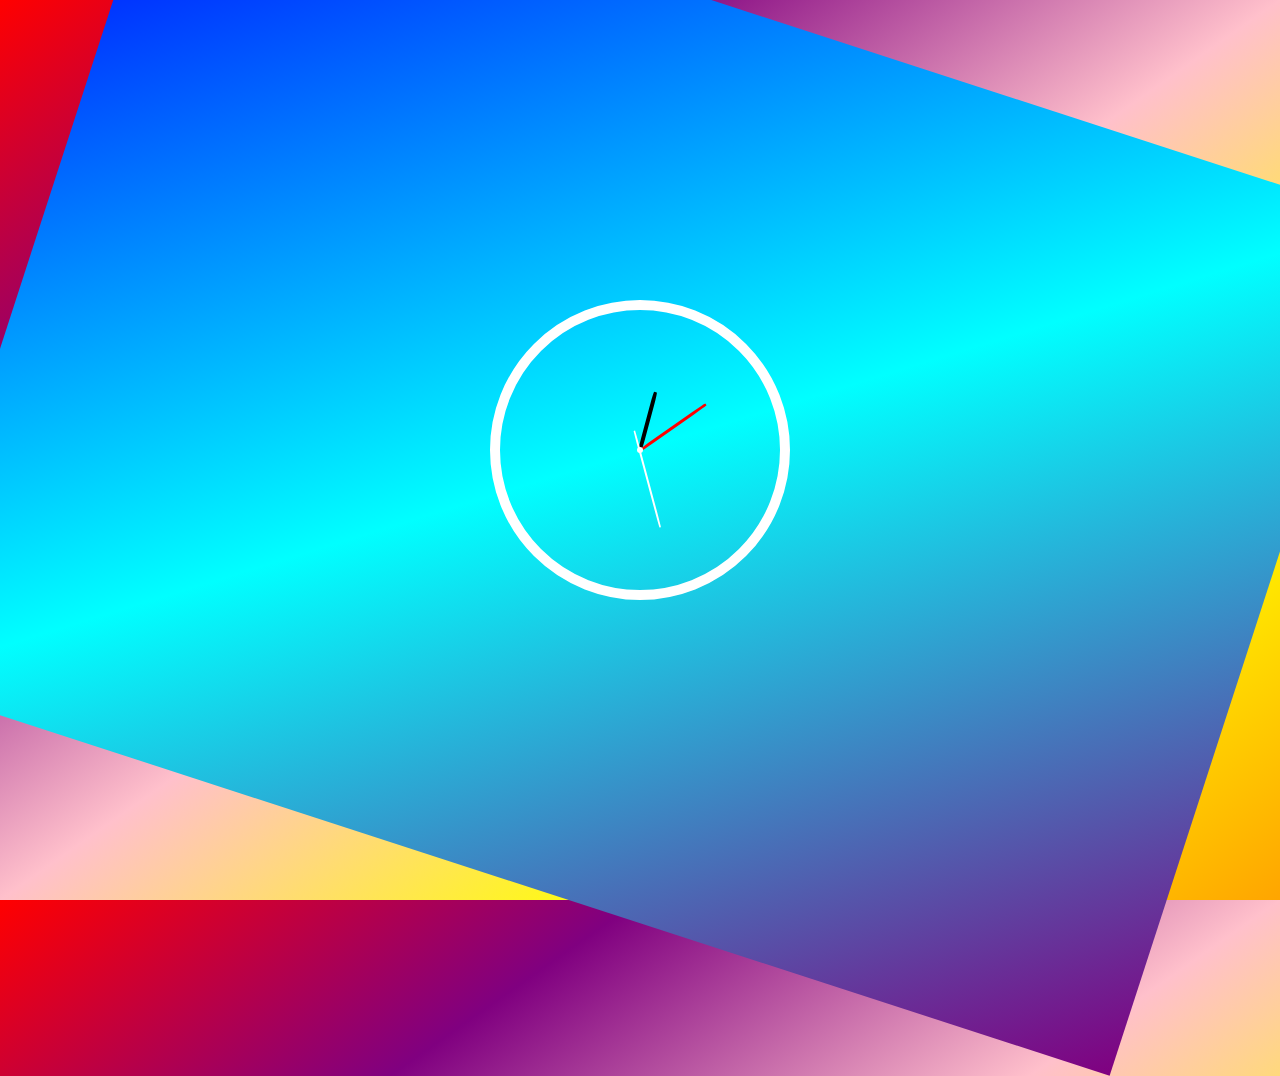
<file: Analog Clock/index.html>
<!DOCTYPE html>
<html lang="en">

<head>
    <meta charset="UTF-8">
    <meta name="viewport" content="width=device-width, initial-scale=1.0">
    <title>day4</title>
    <link rel="stylesheet" href="style.css">
</head>

<body>
    <div class="clock">
        <div class="centerPoint"></div>
        <div class="hourHand"></div>
        <div class="minuteHand"></div>
        <div class="secondHand"></div>
    </div>
    <script>
        function runClock() {
            let currentTime = new Date();
            let secondRotate = (currentTime.getSeconds() / 60) * 360;
            let minuteRotate = (currentTime.getMinutes() / 60) * 360;
            let hourRotate = ((currentTime.getHours() + (currentTime.getMinutes() / 60)) / 12) * 360;

            let secondHand = document.querySelector(".secondHand");
            let minuteHand = document.querySelector(".minuteHand");
            let hourHand = document.querySelector(".hourHand");
            secondHand.style.transform = `rotate(${secondRotate}deg) translateY(-30%)`;
            minuteHand.style.transform = `rotate(${minuteRotate}deg) translateY(-50%)`;
            hourHand.style.transform = `rotate(${hourRotate}deg) translateY(-50%)`;
        }

        setInterval(runClock, 1000);
    </script>
</body>

</html>
</file>
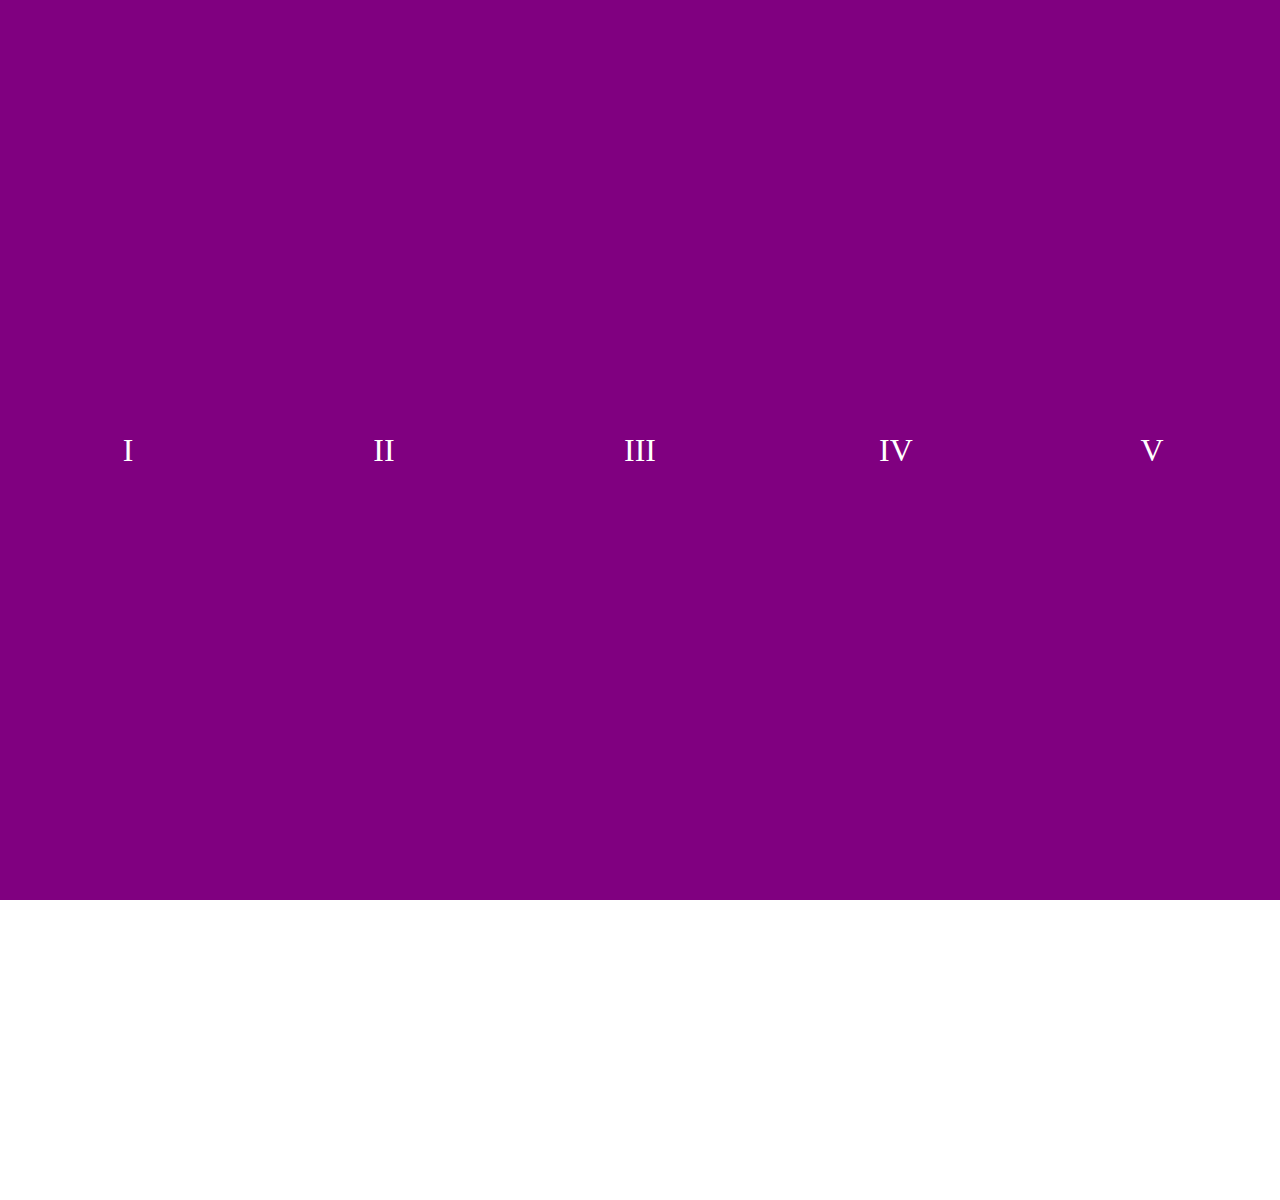
<file: Flex Gallery/index.html>
<!DOCTYPE html>
<html lang="en">

<head>
    <meta charset="UTF-8">
    <meta name="viewport" content="width=device-width, initial-scale=1.0">
    <title>gallery</title>
    <link href="https://fonts.googleapis.com/css2?family=Josefin+Sans:ital,wght@1,500&display=swap" rel="stylesheet">
    <link rel="stylesheet" href="style.css">
</head>

<body>
    <div class="gallary">
        <div class="item">
            <p>lets</p>
            <p>I</p>
            <p>never</p>
        </div>
        <div class="item">
            <p>experience</p>
            <p>II</p>
            <p>ever</p>
        </div>
        <div class="item">
            <p>it</p>
            <p>III</p>
            <p>move</p>
        </div>
        <div class="item">
            <p>together</p>
            <p>IV</p>
            <p>back</p>
        </div>
        <div class="item">
            <p>and</p>
            <p>V</p>
            <p>UnderStood?</p>
        </div>
    </div>
    <script>
        var items = document.querySelectorAll(".item");
        function toggleOpenImage() {
            this.classList.toggle("open-image");
        }
        function toggleOpenText(e) {
            if (e.propertyName == 'flex-grow' || e.propertyName == 'flex')
                this.classList.toggle("open-text");
        }
        items.forEach(item => {
            item.addEventListener("click", toggleOpenImage);
            item.addEventListener("transitionend", toggleOpenText)
        });
    </script>
</body>

</html>
</file>
<file: Analog Clock/style.css>
* {
    margin: 0;
    padding: 0;
    box-sizing: border-box;
}

body::before {
    content: '';
    position: absolute;
    z-index: -1;
    height: 100vh;
    width: 100%;
    background: linear-gradient(to bottom right, blue, cyan, purple);
    transform: rotate(18deg);
}

body {
    background: linear-gradient(to top left, orange, yellow, pink, purple, red);
    overflow: hidden;
    height: 100vh;
    width: 100%;
    display: flex;
    justify-content: center;
    align-items: center;
}

.clock {
    height: 300px;
    width: 300px;
    border: 10px solid #fff;
    border-radius: 50%;
    display: flex;
    justify-content: center;
    align-items: center;
    position: relative;
}

.centerPoint {
    height: 6px;
    width: 6px;
    border-radius: 50%;
    z-index: 4;
    background: #fff;
}

.hourHand,
.minuteHand,
.secondHand {
    position: absolute;
    height: 60px;
    width: 1.5px;
    background: #fff;
    border-radius: 20%;
    transition: 0.03s;
    transition-timing-function: cubic-bezie(r0.175, 0.885, 0.32, 2.275);
}

.hourHand {
    background: #000;
    width: 3.5px;
    transform: rotate(15deg) translateY(-50%);
    z-index: 1;
}

.minuteHand {
    height: 80px;
    background: red;
    width: 2.5px;
    transform: rotate(55deg) translateY(-50%);
    z-index: 2;
}

.secondHand {
    transform: rotate(165deg) translateY(-30%);
    z-index: 3;
    height: 100px;
}
</file>
<file: Flex Gallery/style.css>
* {
    margin: 0;
    padding: 0;
    box-sizing: border-box;
}

body {
    height: 100vh;
    width: 100%;
}

.gallary {
    background: purple;
    height: 100vh;
    width: 100%;
    display: flex;
}

.item {
    color: #fff;
    font-size: 2rem;
    background-size: cover;
    background-position: center;
    display: flex;
    flex-direction: column;
    flex: 1;
    transition: font-size 0.7s cubic-bezier(0.61, -0.19, 0.7, -0.11), flex 0.8s cubic-bezier(1, 0.15, 0, 1.54), background 0.2s;
}

.item p {
    cursor: default;
    flex: 1;
    display: flex;
    justify-content: center;
    align-items: center;
    transition: 0.5s;
}

.item :first-child {
    transform: translateY(-100%);
}

.item :last-child {
    transform: translateY(100%);
}

.open-image {
    flex: 5;
}

.open-image p {
    font-size: 4rem;
}

.open-text :first-child {
    transform: translateY(0);
}

.open-text :last-child {
    transform: translateY(0);
}

.gallary> :nth-child(1) {
    background-image: url("https://images.unsplash.com/photo-1441974231531-c6227db76b6e?ixlib=rb-1.2.1&ixid=eyJhcHBfaWQiOjEyMDd9&auto=format&fit=crop&w=700&q=60");
}

.gallary> :nth-child(2) {
    background-image: url("https://images.unsplash.com/photo-1433086966358-54859d0ed716?ixlib=rb-1.2.1&ixid=eyJhcHBfaWQiOjEyMDd9&auto=format&fit=crop&w=700&q=60");
}

.gallary> :nth-child(3) {
    background-image: url("https://images.unsplash.com/photo-1447752875215-b2761acb3c5d?ixlib=rb-1.2.1&ixid=eyJhcHBfaWQiOjEyMDd9&auto=format&fit=crop&w=700&q=60");
}

.gallary>:nth-child(4) {
    background-image: url("https://images.unsplash.com/photo-1586348943529-beaae6c28db9?ixlib=rb-1.2.1&ixid=eyJhcHBfaWQiOjEyMDd9&auto=format&fit=crop&w=700&q=60");
}

.gallary>:nth-child(5) {
    background-image: url("https://images.unsplash.com/photo-1536431311719-398b6704d4cc?ixlib=rb-1.2.1&ixid=eyJhcHBfaWQiOjEyMDd9&auto=format&fit=crop&w=700&q=60");
}
</file>
